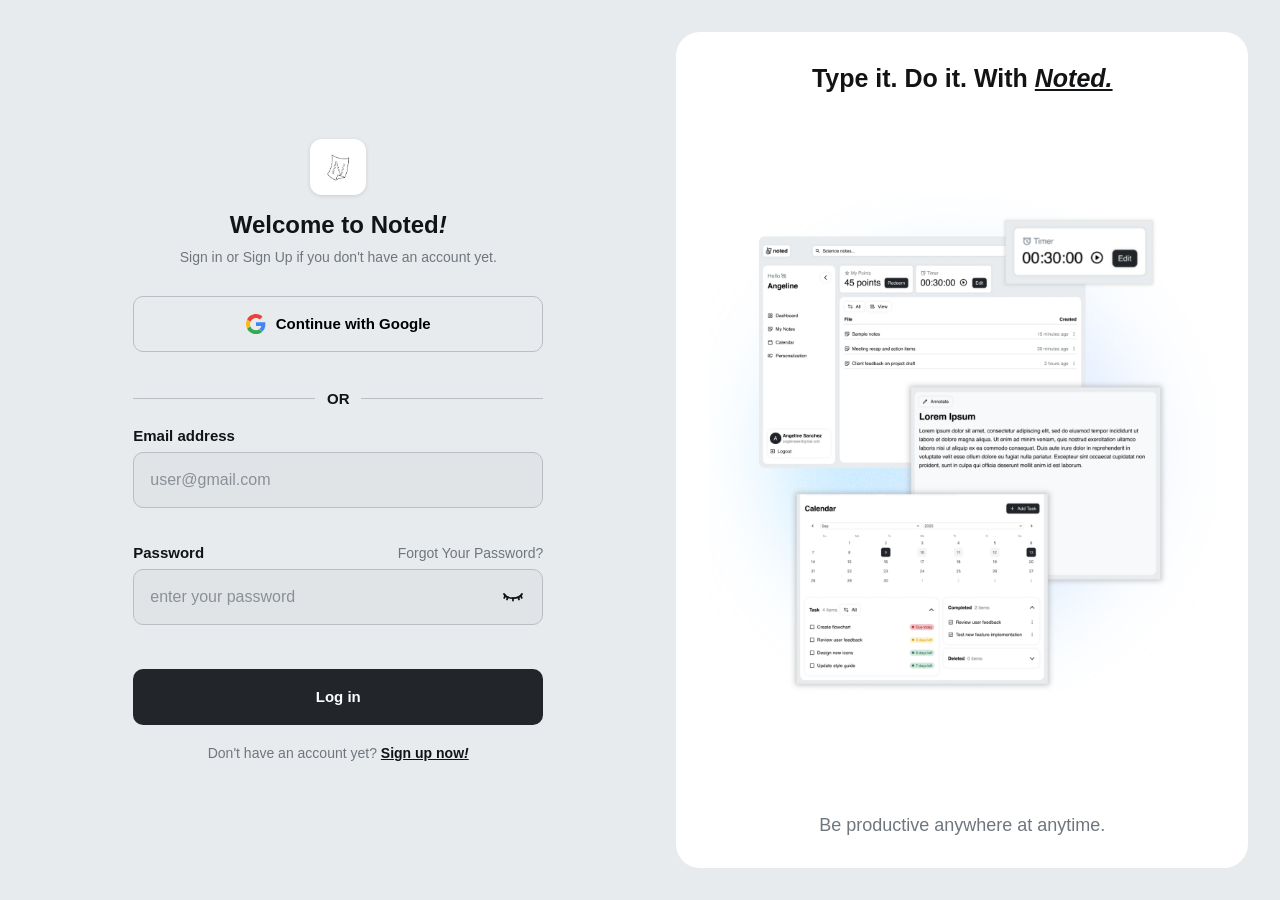
<file: index.html>
<!DOCTYPE html>
<html lang="en">
<head>
<meta charset="UTF-8">
<meta name="viewport" content="width=device-width, initial-scale=1">
<title>Noted! – Onboarding</title>
<link rel="stylesheet" href="styles.css">
</head>
<body>

<!-- LOG IN / SIGN UP -->
<section class="screen auth active" id="auth">
  <div class="auth-form">
    <div class="form-box">
		<div class="logo">
			<img src="notedicon.png" alt="Noted logo">
		</div>
      <h1>Welcome to Noted<i>!</i></h1>
      <p class="sub">Sign in or Sign Up if you don't have an account yet.</p>

      <button class="btn-google" type="button">
        <svg width="20" height="20" viewBox="0 0 48 48" aria-hidden="true"><path fill="#EA4335" d="M24 9.5c3.5 0 6.6 1.2 9 3.6l6.7-6.7C35.6 2.4 30.2 0 24 0 14.6 0 6.5 5.4 2.6 13.2l7.8 6.1C12.3 13.6 17.7 9.5 24 9.5z"/><path fill="#4285F4" d="M46.5 24.5c0-1.6-.1-3.1-.4-4.5H24v9h12.7c-.6 3-2.3 5.5-4.8 7.2l7.5 5.8c4.4-4.1 7.1-10.1 7.1-17.5z"/><path fill="#FBBC05" d="M10.4 28.7c-.5-1.4-.8-3-.8-4.7s.3-3.2.8-4.7l-7.8-6.1C.9 16.4 0 20.1 0 24s.9 7.6 2.6 10.8l7.8-6.1z"/><path fill="#34A853" d="M24 48c6.2 0 11.4-2 15.2-5.6l-7.5-5.8c-2 1.4-4.7 2.3-7.7 2.3-6.3 0-11.7-4.1-13.6-9.8l-7.8 6.1C6.5 42.6 14.6 48 24 48z"/></svg>
        Continue with Google
      </button>
      <div class="error" id="googleErr" role="alert"></div>
      <div class="or">OR</div>

      <form id="authForm" novalidate>
        <div class="field">
          <div class="row"><label for="email">Email address <span class="req signup-only" hidden>*</span></label></div>
          <div class="input-wrap"><input id="email" type="email" placeholder="user@gmail.com" autocomplete="email"></div>
          <div class="error" id="emailErr"></div>
        </div>

        <div class="field">
          <div class="row">
            <label for="pw">Password <span class="req signup-only" hidden>*</span></label>
            <a href="#" class="login-only">Forgot Your Password?</a>
          </div>
          <div class="input-wrap">
            <input id="pw" type="password" placeholder="enter your password" autocomplete="current-password">
            <button type="button" class="eye" data-target="pw" aria-label="Show password"><svg class="icon-closed" width="24" height="24" viewBox="0 0 24 24" fill="none" stroke="currentColor" stroke-width="1.8" stroke-linecap="round" stroke-linejoin="round" aria-hidden="true"><path d="M3 9C6 14.5 18 14.5 21 9"/><path d="M4.2 10.5L3.3 12.8M6.7 12.1L6 14.5M12 13.1V15.6M17.3 12.1L18 14.5M19.8 10.5L20.7 12.8"/></svg><svg class="icon-open" width="24" height="24" viewBox="0 0 24 24" fill="none" stroke="currentColor" stroke-width="1.8" stroke-linecap="round" stroke-linejoin="round" aria-hidden="true"><path d="M2 12s3.5-7 10-7 10 7 10 7-3.5 7-10 7S2 12 2 12z"/><circle cx="12" cy="12" r="3"/></svg></button>
          </div>
          <div class="error" id="pwErr"></div>
          <ul class="pw-rules signup-only" id="pwRules" hidden>
            <li data-rule="length">At least 8 characters</li>
            <li data-rule="lower">One lowercase letter</li>
            <li data-rule="upper">One uppercase letter</li>
            <li data-rule="special">One special symbol (e.g. ! @ # $ %)</li>
          </ul>
        </div>

        <div class="field signup-only" hidden>
          <div class="row"><label for="pw2">Confirm Password <span class="req">*</span></label></div>
          <div class="input-wrap">
            <input id="pw2" type="password" placeholder="enter your password again" autocomplete="new-password">
            <button type="button" class="eye" data-target="pw2" aria-label="Show password"><svg class="icon-closed" width="24" height="24" viewBox="0 0 24 24" fill="none" stroke="currentColor" stroke-width="1.8" stroke-linecap="round" stroke-linejoin="round" aria-hidden="true"><path d="M3 9C6 14.5 18 14.5 21 9"/><path d="M4.2 10.5L3.3 12.8M6.7 12.1L6 14.5M12 13.1V15.6M17.3 12.1L18 14.5M19.8 10.5L20.7 12.8"/></svg><svg class="icon-open" width="24" height="24" viewBox="0 0 24 24" fill="none" stroke="currentColor" stroke-width="1.8" stroke-linecap="round" stroke-linejoin="round" aria-hidden="true"><path d="M2 12s3.5-7 10-7 10 7 10 7-3.5 7-10 7S2 12 2 12z"/><circle cx="12" cy="12" r="3"/></svg></button>
          </div>
          <div class="error" id="pw2Err"></div>
        </div>

        <button class="btn-primary" type="submit" id="authSubmit">Log in</button>
      </form>

      <p class="switch" id="switchText"></p>
    </div>
  </div>

  <aside class="promo">
    <h2>Type it. Do it. With <i><u>Noted.</u></i></h2>
    <img src="notedob.png" alt="Noted app preview showing dashboard, notes, timer and calendar">
    <p>Be productive anywhere at anytime.</p>
  </aside>
</section>

<!-- ONBOARDING STEP 1 -->
<section class="screen onboard" id="step1">
  <h1>Welcome to Noted<i>!</i></h1>
  <p class="sub">We'd like to get to know you through your profile! Create one to personalize how you'll appear to collaborators.</p>
  <div class="progress"><span class="on"></span><span></span><span></span></div>
  <div class="divider"></div>
  <div class="avatar" id="avatar">A</div>
  <button class="change" type="button">Change</button>
  <div class="name-row">
    <div class="name-field"><label for="first">First Name</label><input id="first" value="Angeline"></div>
    <div class="name-field"><label for="last">Last Name</label><input id="last" value="Sanchez"></div>
  </div>
  <button class="btn-next" data-go="step2">Next ›</button>
</section>

<!-- ONBOARDING STEP 2 -->
<section class="screen onboard" id="step2">
  <h1>How are you planning to use Noted?</h1>
  <p class="sub">We'll fit the experience to your needs. Don't worry, you can change it later.</p>
  <div class="progress"><span></span><span class="on"></span><span></span></div>
  <div class="divider"></div>
  <div class="options" id="options">
    <button class="option selected" type="button" data-value="personal"><svg viewBox="0 0 24 24" fill="currentColor" aria-hidden="true"><circle cx="12" cy="8" r="4.2"/><path d="M3.5 21c0-4.6 3.8-7.500 8.500-7.500s8.500 2.900 8.500 7.500z"/></svg>Personal</button>
    <button class="option" type="button" data-value="student"><svg viewBox="0 0 24 24" fill="currentColor" aria-hidden="true"><path d="M12 4 1.500 9.500 12 15l8.500-4.400V17h2V9.500z"/><path d="M5.500 13.200V17c0 1.600 3 3 6.500 3s6.500-1.400 6.500-3v-3.800L12 16.500z"/></svg>Student</button>
    <button class="option" type="button" data-value="work"><svg viewBox="0 0 24 24" fill="currentColor" aria-hidden="true"><circle cx="9" cy="8" r="3.800"/><path d="M2 20c0-4 3.100-6.500 7-6.500 1.400 0 2.600.3 3.600.9V20z"/><rect x="13.500" y="14" width="9" height="6.500" rx="1.200"/></svg>Work</button>
  </div>
  <p class="detect-note" id="detectNote" hidden></p>
  <button class="btn-next" data-go="step3">Next ›</button>
</section>

<!-- ONBOARDING STEP 3 -->
<section class="screen onboard" id="step3">
  <h1>You're all set<i>!</i></h1>
  <p class="sub">Your account is successfully set up. You can now use Noted to your liking!</p>
  <div class="progress"><span></span><span></span><span class="on"></span></div>
  <div class="divider"></div>
  <div class="welcome-card">
    <span class="tag">✎ Annotate</span>
    <h2>Are you ready to <i>write</i>?</h2>
    <p>Embark on a journey to productivity with Noted - where <b><u>all you need is at one place</u></b>.</p>
  </div>
  <button class="btn-next" id="done">Done</button>
</section>

<script src="https://accounts.google.com/gsi/client" async defer></script>
<script src="script.js"></script>
</body>
</html>
</file>
<file: styles.css>
/* ===== Design tokens (sized from the Figma frame) ===== */
:root {
  --bg: #e8ebee;
  --card: #ffffff;
  --field: #e1e4e7;
  --line: #b9bec4;
  --ink: #111315;
  --muted: #70767d;
  --dark: #22262b;
  --accent: #3b2a00;
  --danger: #c0392b;

  --content-w: 410px;   /* width of every form / step column */
  --control-h: 56px;    /* height of every input and button */
  --radius: 10px;
  --radius-card: 24px;

  --fs-title: 24px;
  --fs-heading: 18px;
  --fs-label: 15px;
  --fs-input: 16px;
  --fs-body: 14px;
  --fs-small: 12px;
}

* { box-sizing: border-box; margin: 0; padding: 0; }
html, body { height: 100%; }
body {
  font-family: "Helvetica Neue", Helvetica, Arial, sans-serif;
  background: var(--bg);
  color: var(--ink);
  font-size: var(--fs-body);
}
button, input { font: inherit; }
button:focus-visible, input:focus-visible, a:focus-visible { outline: 2px solid var(--ink); outline-offset: 2px; }
[hidden] { display: none !important; }

.screen { display: none; min-height: 100vh; }
.screen.active { display: flex; }

/* ===== Shared type ===== */
h1 { font-size: var(--fs-title); font-weight: 700; line-height: 1.2; }
h1 i, h2 i { font-style: italic; }
.sub { font-size: var(--fs-body); color: var(--muted); line-height: 1.4; margin: 8px 0 28px; }

/* ===== Shared controls (same size everywhere) ===== */
.btn-google, .btn-primary, .input-wrap input {
  width: 100%; height: var(--control-h); border-radius: var(--radius);
  font-size: var(--fs-input);
}
.btn-google {
  border: 1px solid var(--line); background: var(--bg);
  font-weight: 700; font-size: var(--fs-label); cursor: pointer;
  display: flex; align-items: center; justify-content: center; gap: 10px;
}
.btn-primary {
  border: 0; background: var(--dark); color: #fff;
  font-weight: 700; font-size: var(--fs-label); cursor: pointer;
}
.btn-primary:hover { background: #343a41; }
.btn-primary { margin-top: 8px; }

.input-wrap { position: relative; }
.input-wrap input {
  padding: 0 16px; border: 1px solid var(--line);
  background: var(--field); color: var(--ink);
}
.input-wrap input::placeholder { color: #8a9097; }
.eye {
  position: absolute; right: 16px; top: 50%; transform: translateY(-50%);
  background: none; border: 0; cursor: pointer; color: var(--ink);
  width: 28px; height: 28px; display: grid; place-items: center;
}
.eye .icon-open { display: none; }
.eye.is-shown .icon-open { display: block; }
.eye.is-shown .icon-closed { display: none; }

.field { text-align: left; margin-bottom: 18px; }
.field .row { display: flex; justify-content: space-between; align-items: baseline; margin-bottom: 8px; }
.field label { font-size: var(--fs-label); font-weight: 700; }
.field .req { color: var(--danger); }
.field a { font-size: var(--fs-body); color: var(--muted); text-decoration: none; }
.pw-rules { list-style: none; margin-top: 8px; font-size: var(--fs-small); color: var(--muted); }
.pw-rules li { padding: 2px 0; }
.pw-rules li::before { content: "○"; display: inline-block; width: 18px; }
.pw-rules li.met { color: #1e8e3e; }
.pw-rules li.met::before { content: "✓"; }
.error { color: var(--danger); font-size: var(--fs-small); margin-top: 4px; min-height: 14px; text-align: left; }

/* ===== Auth screens ===== */
.auth { gap: 32px; padding: 32px; height: 100vh; height: 100dvh; min-height: 0; }
.auth-form { flex: 1; display: flex; min-height: 0; overflow-y: auto; }
.form-box { width: 100%; max-width: var(--content-w); text-align: center; margin: auto; }
.logo {
  width: 56px; height: 56px; margin: 0 auto 16px; border-radius: 12px;
  background: var(--card); display: grid; place-items: center;
  font-weight: 700; font-size: 26px; box-shadow: 0 1px 4px rgba(0,0,0,.12);
}
.logo img { width: 70%; height: 70%; object-fit: contain; }
.or {
  display: flex; align-items: center; gap: 12px; margin: 20px 0;
  font-size: var(--fs-label); font-weight: 700;
}
.or::before, .or::after { content: ""; flex: 1; height: 1px; background: var(--line); }
.switch { margin-top: 20px; font-size: var(--fs-body); color: var(--muted); }
.switch a { color: var(--ink); font-weight: 700; text-decoration: underline; cursor: pointer; }

.promo {
  flex: 0 0 47%; min-height: 0; overflow: hidden;
  background: var(--card); border-radius: var(--radius-card); padding: 32px;
  display: flex; flex-direction: column; align-items: center; justify-content: center; gap: 24px; text-align: center;
}
.promo h2 { font-size: 25px; font-weight: 700; }
.promo img { flex: 1 1 0; min-height: 0; width: 100%; max-width: 760px; object-fit: contain; }
.promo p  { font-size: 18px; color: var(--muted); }

/* ===== Onboarding (sized from the Figma frames) ===== */
.onboard { flex-direction: column; align-items: center; padding: 56px 24px; text-align: center; }
.onboard .sub { max-width: 400px; margin: 12px auto 28px; line-height: 1.5; }
.progress { display: flex; gap: 22px; justify-content: center; margin-bottom: 36px; }
.progress span { width: 63px; height: 3px; border-radius: 2px; background: #c3c8cd; }
.progress span.on { background: #5b6168; }
.divider { width: 100%; max-width: 820px; height: 1px; background: var(--line); margin-bottom: 38px; }

.btn-next {
  min-width: 84px; height: 36px; padding: 0 16px; margin-top: 44px;
  border-radius: 8px; border: 1px solid var(--line); background: var(--bg);
  font-size: 12px; font-weight: 700; color: var(--ink); cursor: pointer;
}
.btn-next:hover { background: #dde1e5; }

.avatar {
  width: 114px; height: 114px; border-radius: 50%; background: var(--accent); color: #fff;
  font-size: 56px; display: grid; place-items: center; margin: 0 auto 8px;
}
.change { font-size: var(--fs-body); color: var(--muted); background: none; border: 0; cursor: pointer; margin-bottom: 40px; }
.name-row { display: flex; gap: 60px; justify-content: center; }
.name-field { text-align: left; }
.name-field label { display: block; font-size: 13px; color: var(--muted); margin-bottom: 12px; }
.name-field input {
  width: 100px; border: 0; border-bottom: 1px solid transparent; background: transparent;
  font-size: var(--fs-body); color: var(--ink); padding: 2px 0;
}
.name-field input:focus { border-bottom-color: var(--ink); outline: none; }

.options { display: grid; grid-template-columns: repeat(3, 172px); gap: 22px; justify-content: center; }
.option {
  height: 163px; border-radius: 12px; border: 1px solid #d0d4d8;
  background: #e4e7ea; color: var(--muted); font-size: var(--fs-body); font-weight: 700;
  cursor: pointer; display: flex; flex-direction: column; align-items: center; justify-content: center; gap: 12px;
}
.option svg { width: 30px; height: 30px; }
.option.selected { background: #d9dce0; border: 2px solid #5b6168; color: var(--ink); }

.welcome-card {
  width: 100%; max-width: 535px; background: #fff; border-radius: 12px; padding: 20px 24px; text-align: left;
  box-shadow: 0 2px 12px rgba(0,0,0,.15);
}
.welcome-card .tag { display: inline-block; font-size: var(--fs-small); padding: 4px 8px; border-radius: 6px; background: #fff; border: 1px solid var(--line); margin-bottom: 12px; }
.welcome-card h2 { font-size: 20px; margin-bottom: 8px; }
.welcome-card p { font-size: 13px; line-height: 1.5; }

@media (max-width: 860px) {
  .promo { display: none; }
  .auth { padding: 16px; }
  .options { grid-template-columns: repeat(3, 1fr); gap: 12px; width: 100%; max-width: 420px; }
  .option { height: 120px; }
}
.detect-note { margin-top: 20px; font-size: var(--fs-small); color: var(--muted); }
</file>
